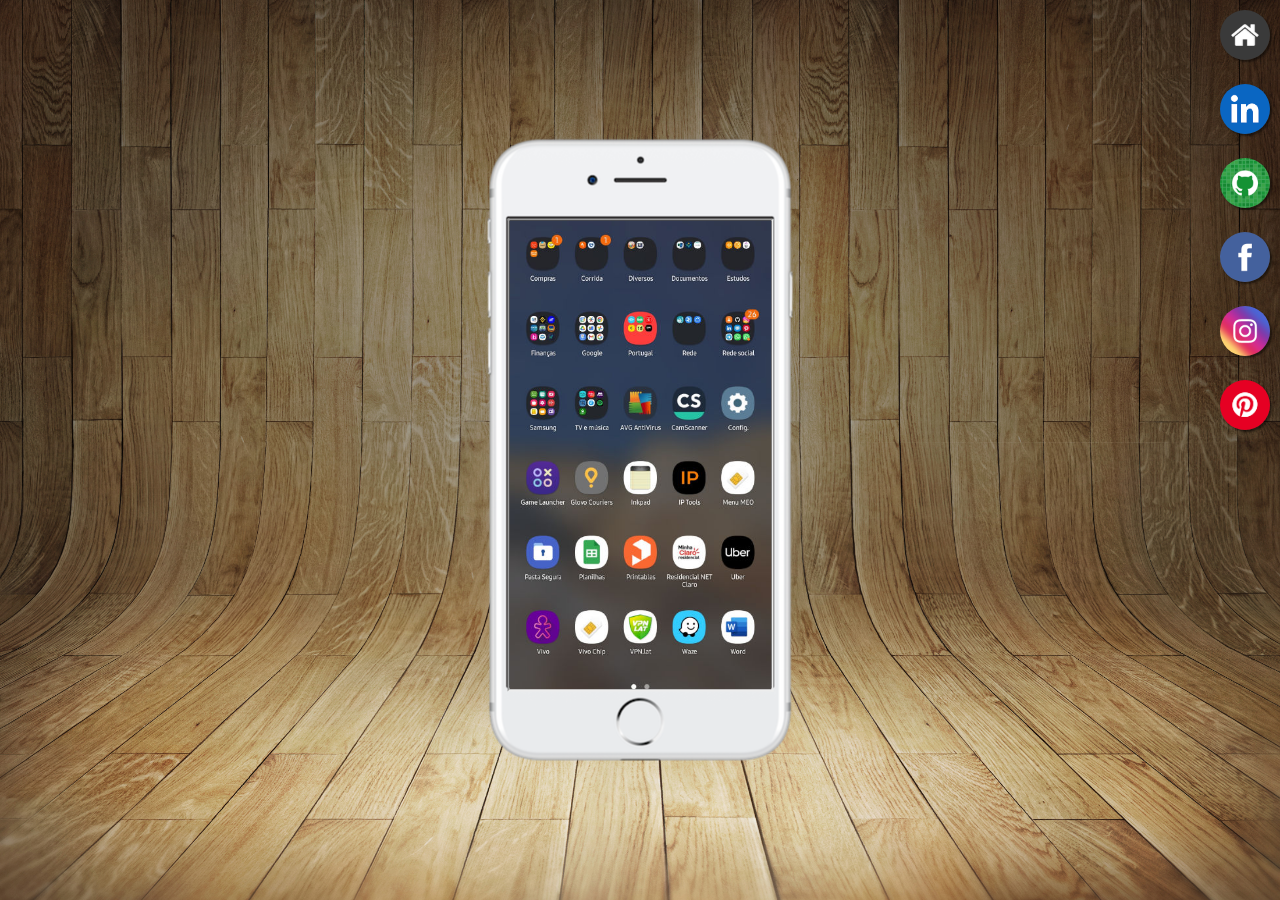
<file: index.html>
<!DOCTYPE html>
<html lang="pt-br">
<head>
    <meta charset="UTF-8">
    <meta name="viewport" content="width=device-width, initial-scale=1.0">
    <link rel="shortcut icon" href="favicon.ico" type="image/x-icon">
    <title>Projeto redes sociais</title>
    <link rel="stylesheet" href="estilos/style.css">
</head>
<body>
    
    <main>
        <section id="telefone">
            <iframe src="home.html" id="tela" name="celular" frameborder="1"></iframe>

        </section>

        <section id="icones">
            <a href="home.html" target="celular"
            ><img src="imagens/logo-home.jpg" alt="Home"></a> <br>
            <a href="linkedin.html" target="celular"><img src="imagens/logo-linkedin.jpg" alt="logo_Linkedin"></a> <br>
            <a href="github.html" target="celular"><img src="imagens/logo-github.jpg" alt="logo-github"></a> <br>
            <a href="facebook.html" target="celular"><img src="imagens/logo-facebook.jpg" alt="Facebook"></a> <br>
            <a href="instagram.html" target="celular"><img src="imagens/logo-instagram.jpg" alt="Instagram"></a> <br>
            <a href="pinterest.html" target="celular"><img src="imagens/logo-pinterest.png" alt="Pinterest"></a>
            

        </section>
    </main>
    
</body>
</html>
</file>
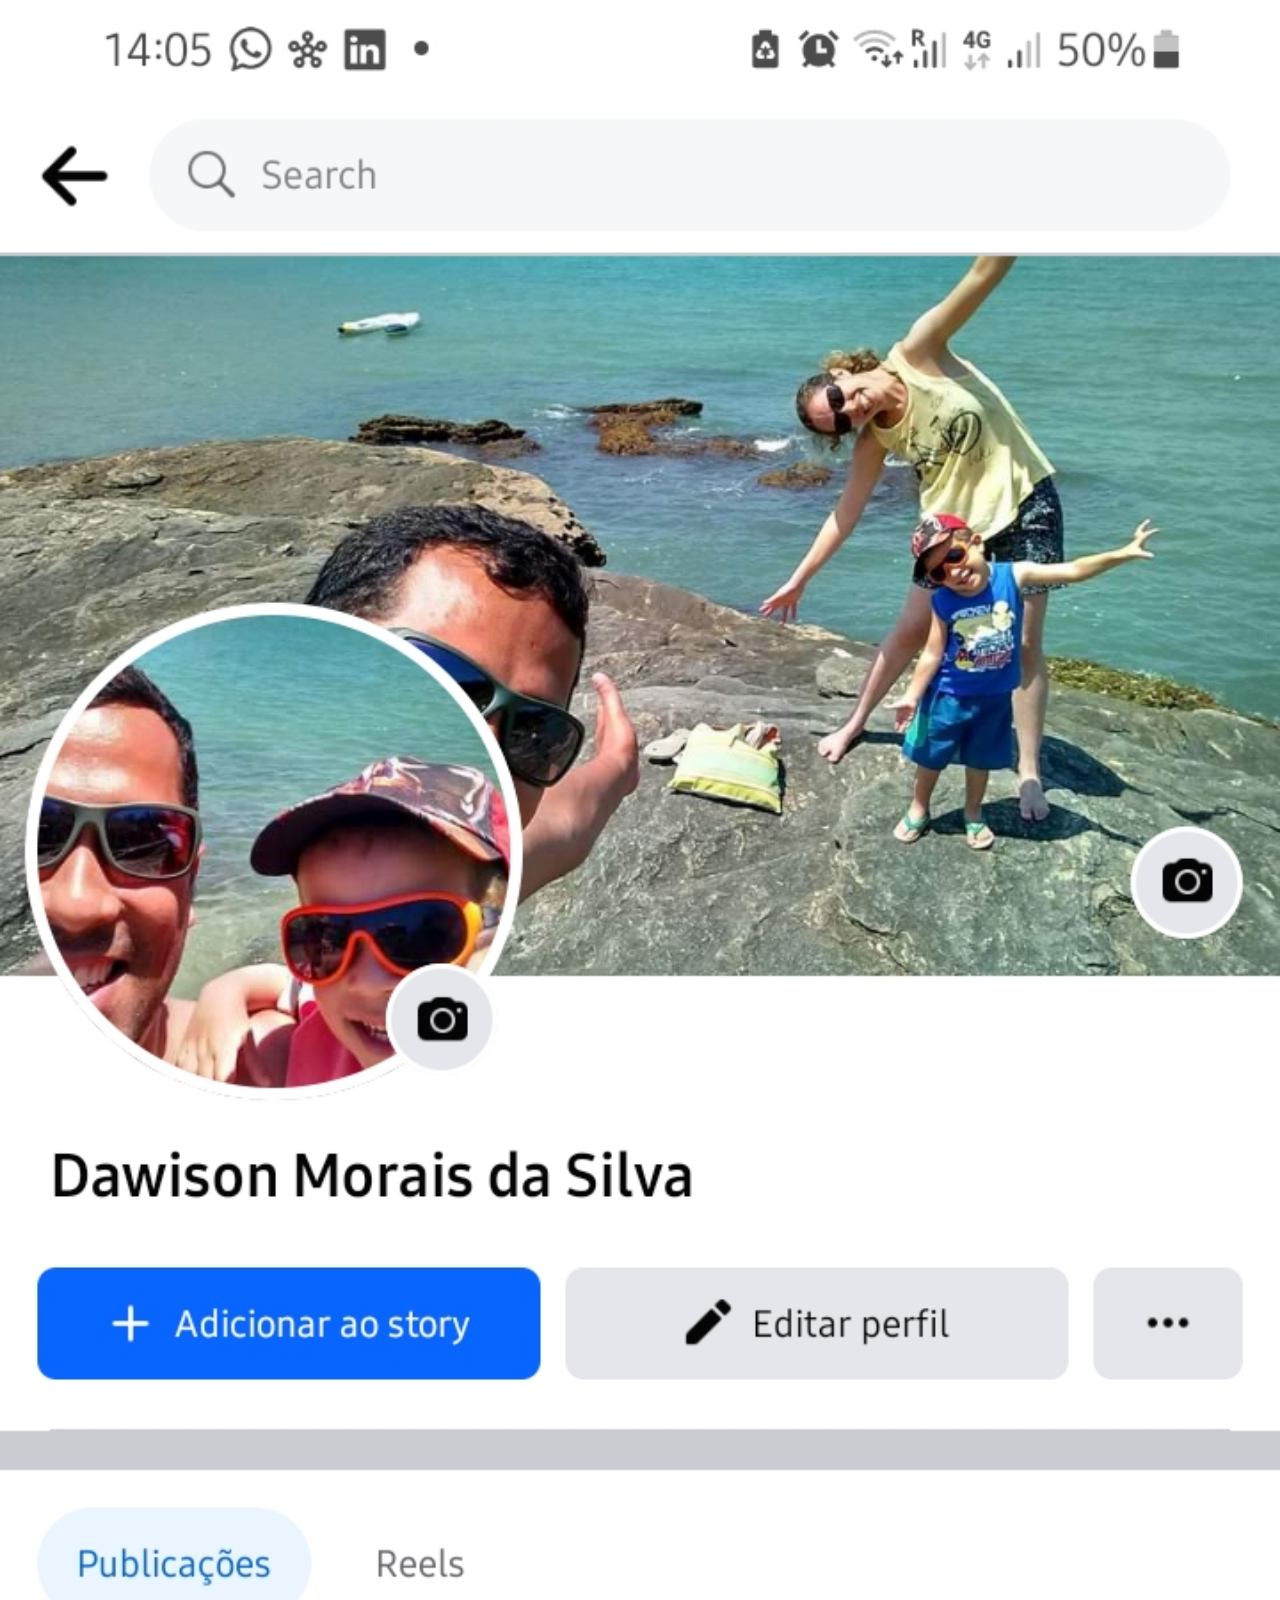
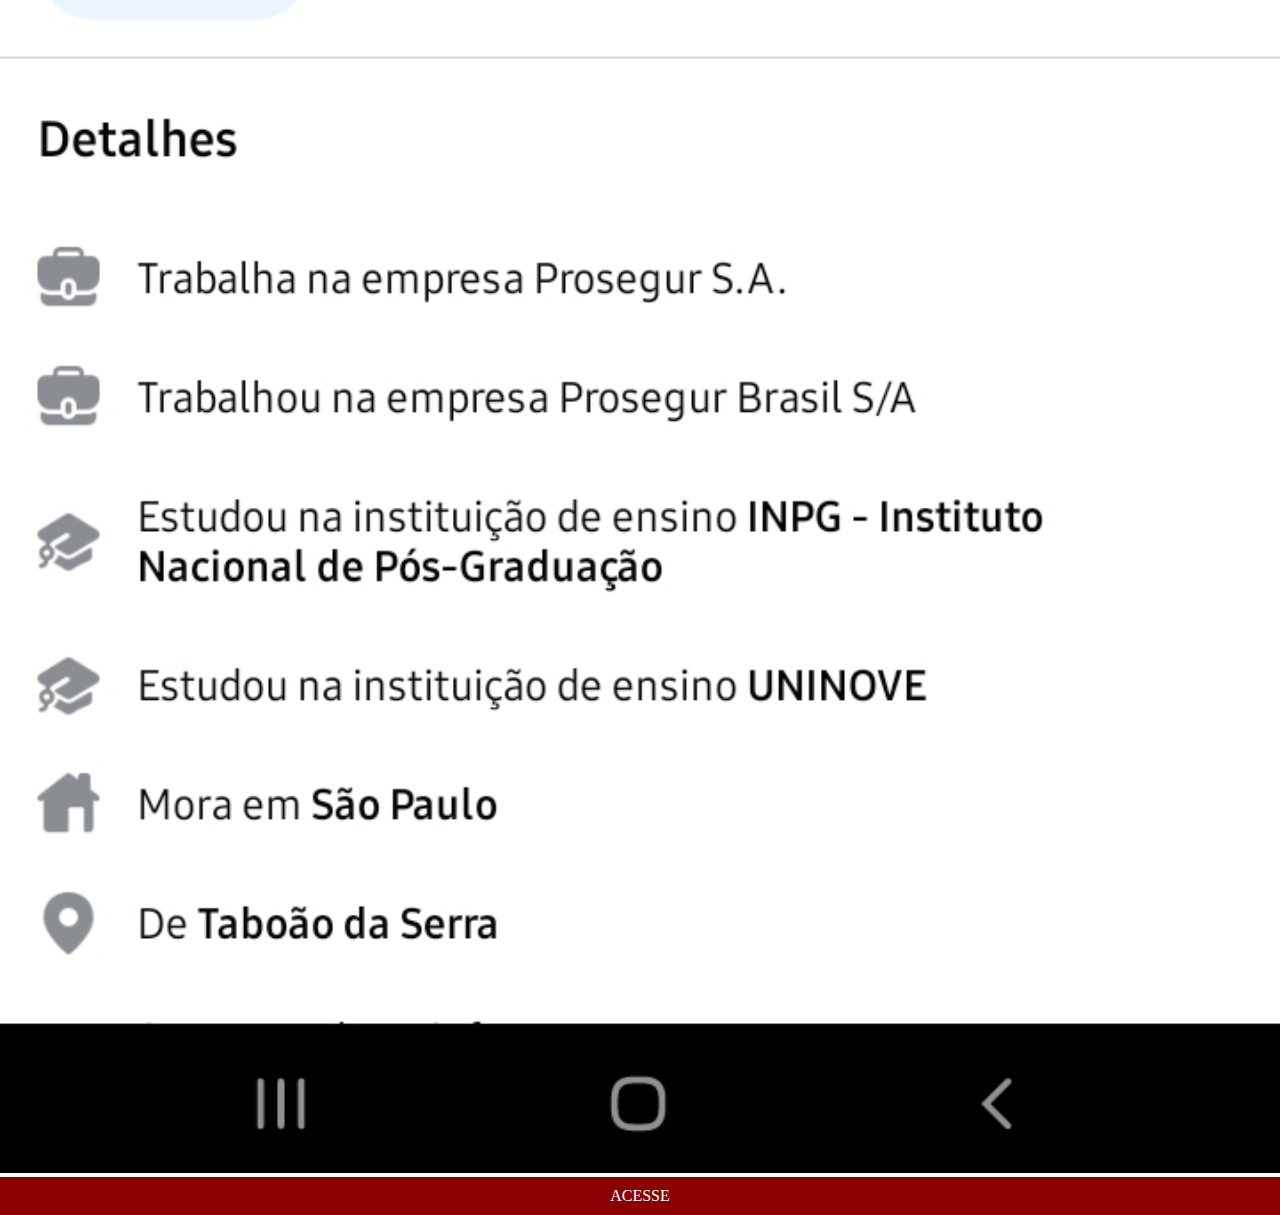
<file: facebook.html>
<!DOCTYPE html>
<html lang="pt-br">
<head>
    <meta charset="UTF-8">
    <meta name="viewport" content="width=device-width, initial-scale=1.0">
    <link rel="stylesheet" href="estilos/social.css">
    <title>Facebook</title>
</head>
<body>
    <img src="imagens/facebook.jpg" alt="Facebook">
    <a href="https://www.facebook.com/dawisonmoraisda.silva" target="_blank"> ACESSE</a>
    
</body>
</html>
</file>
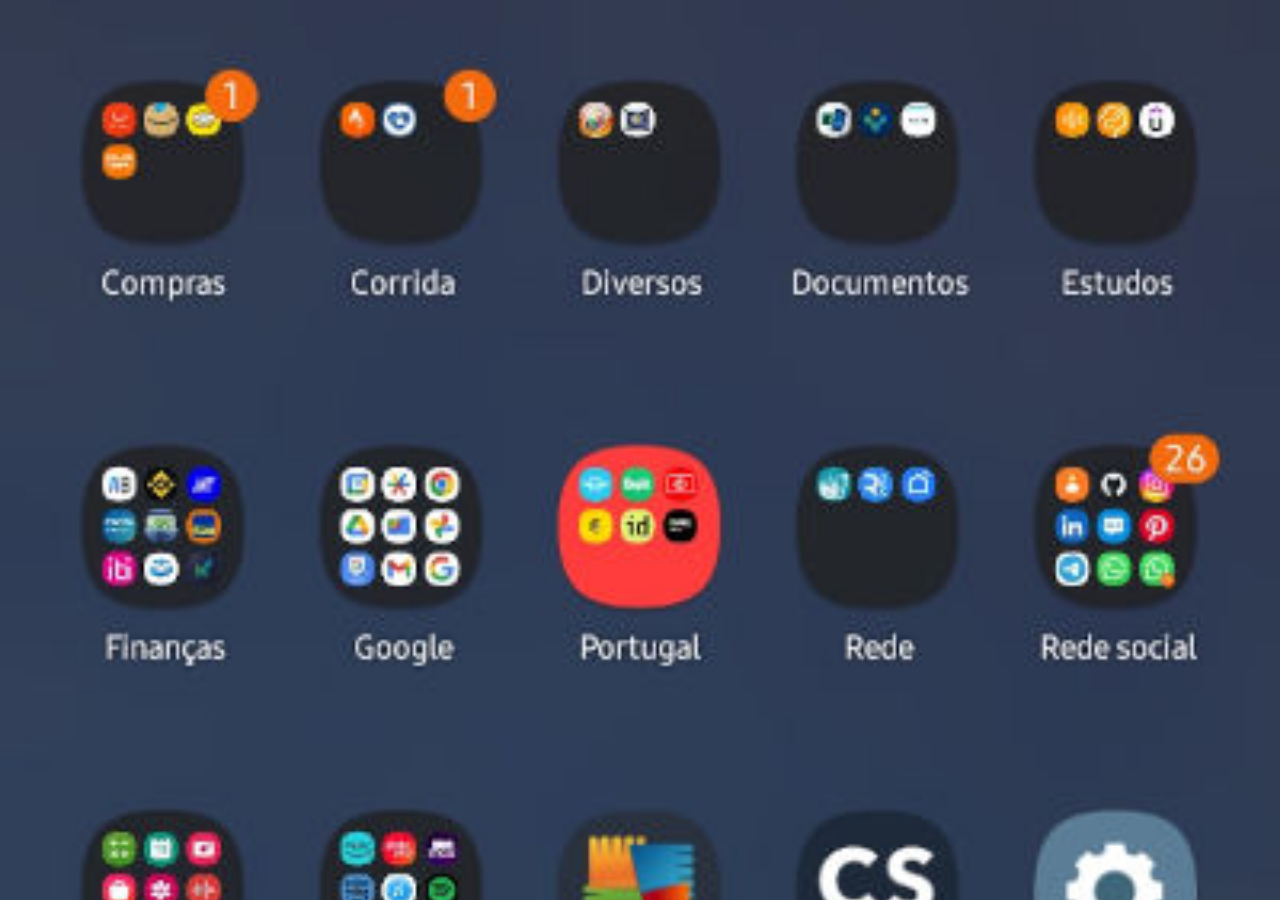
<file: home.html>
<!DOCTYPE html>
<html lang="pt-br">
<head>
    <meta charset="UTF-8">
    <meta name="viewport" content="width=device-width, initial-scale=1.0">
    <title>Home</title>

    <style>

        *{
            padding: 0px;
            margin: 0px;
            
        }
        body{
            background-image: url(imagens/Samsung.jpg);
            background-repeat: no-repeat;
            background-size: cover;
            

        }

    </style>

</head>
<body>
    
</body>
</html>
</file>
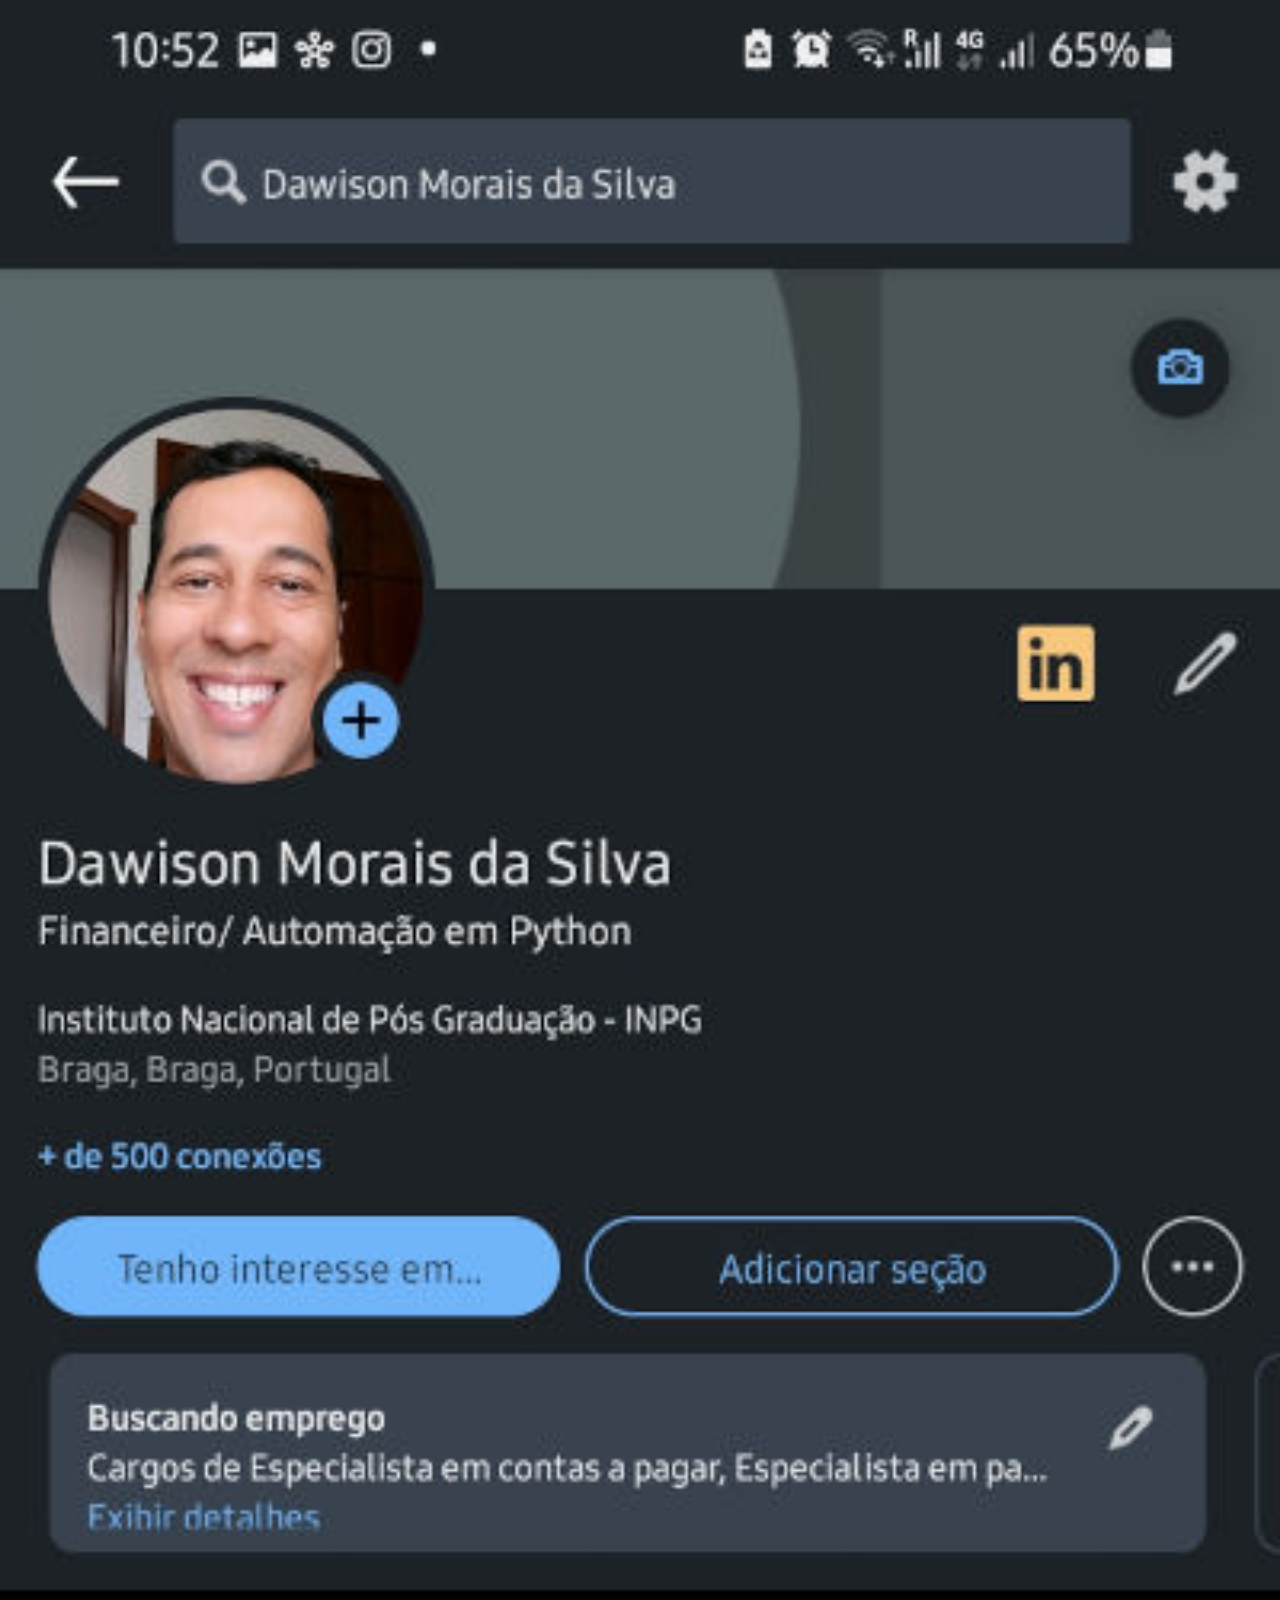
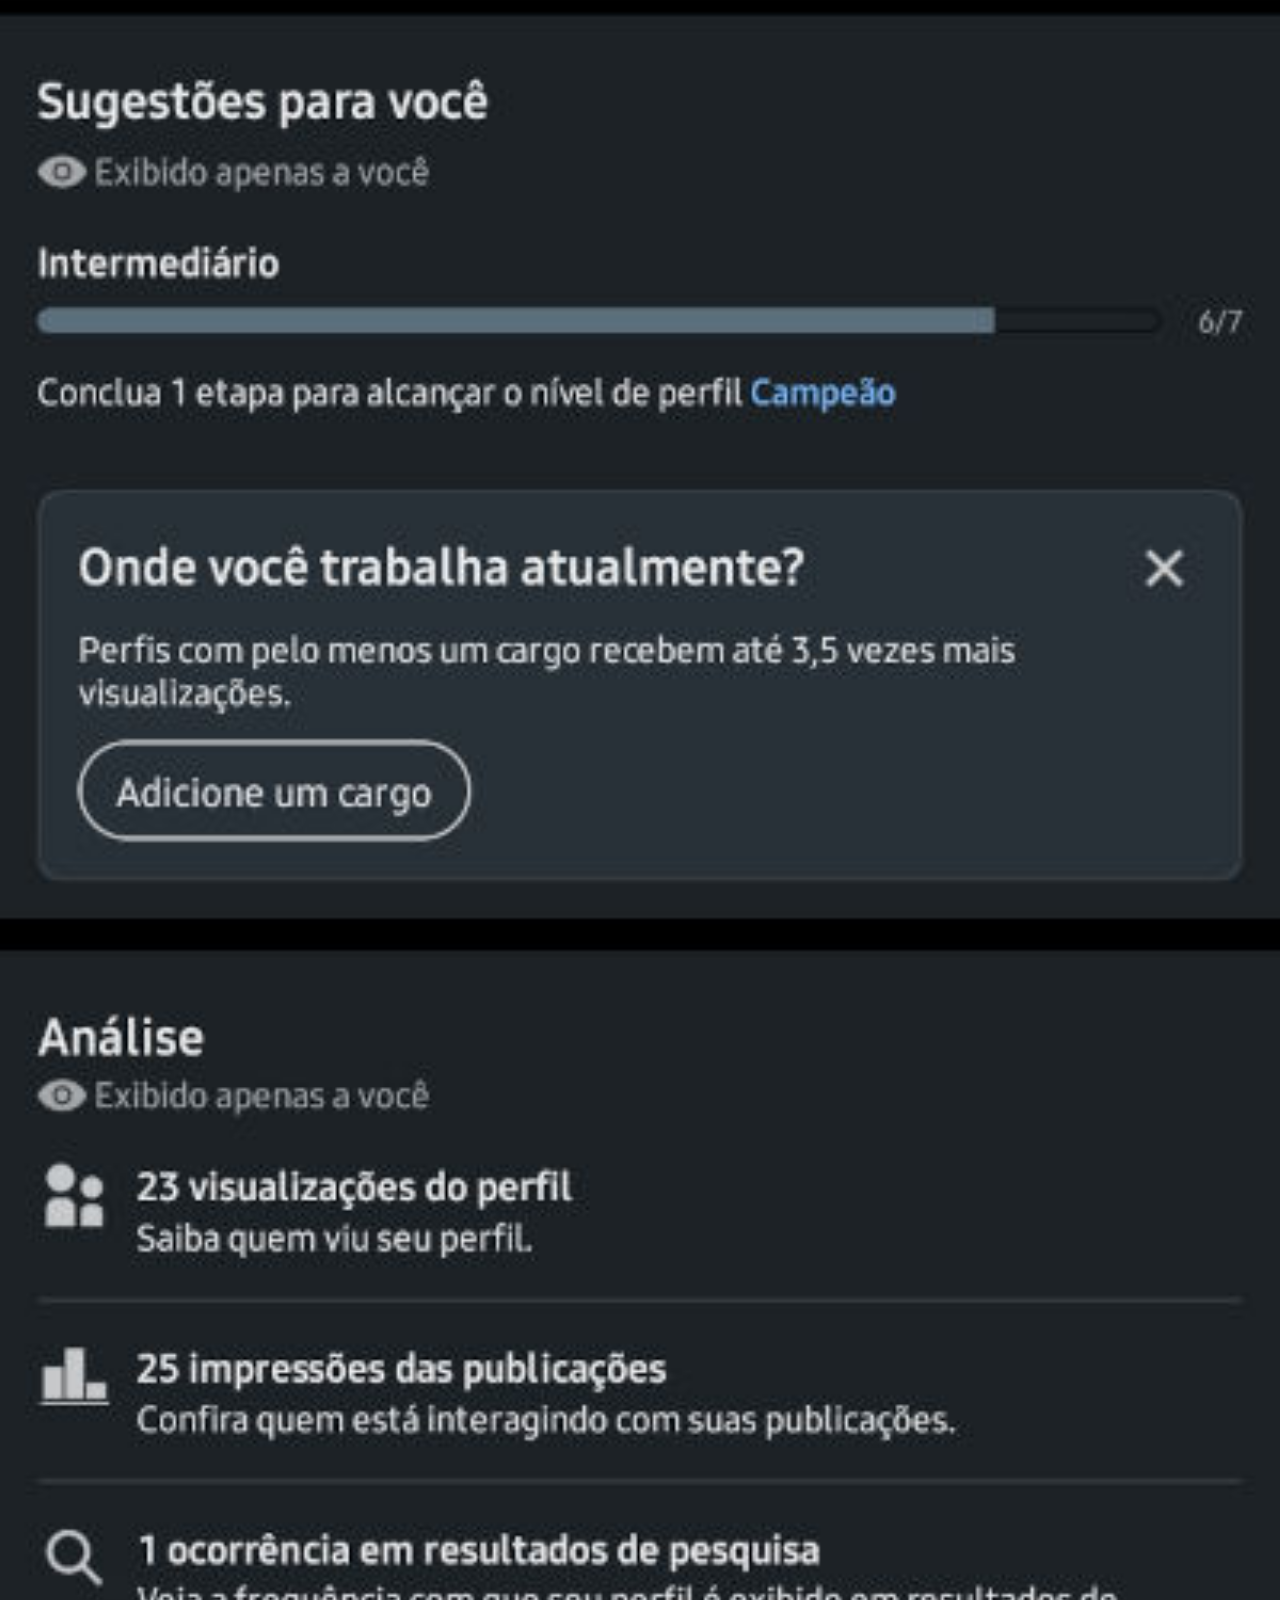
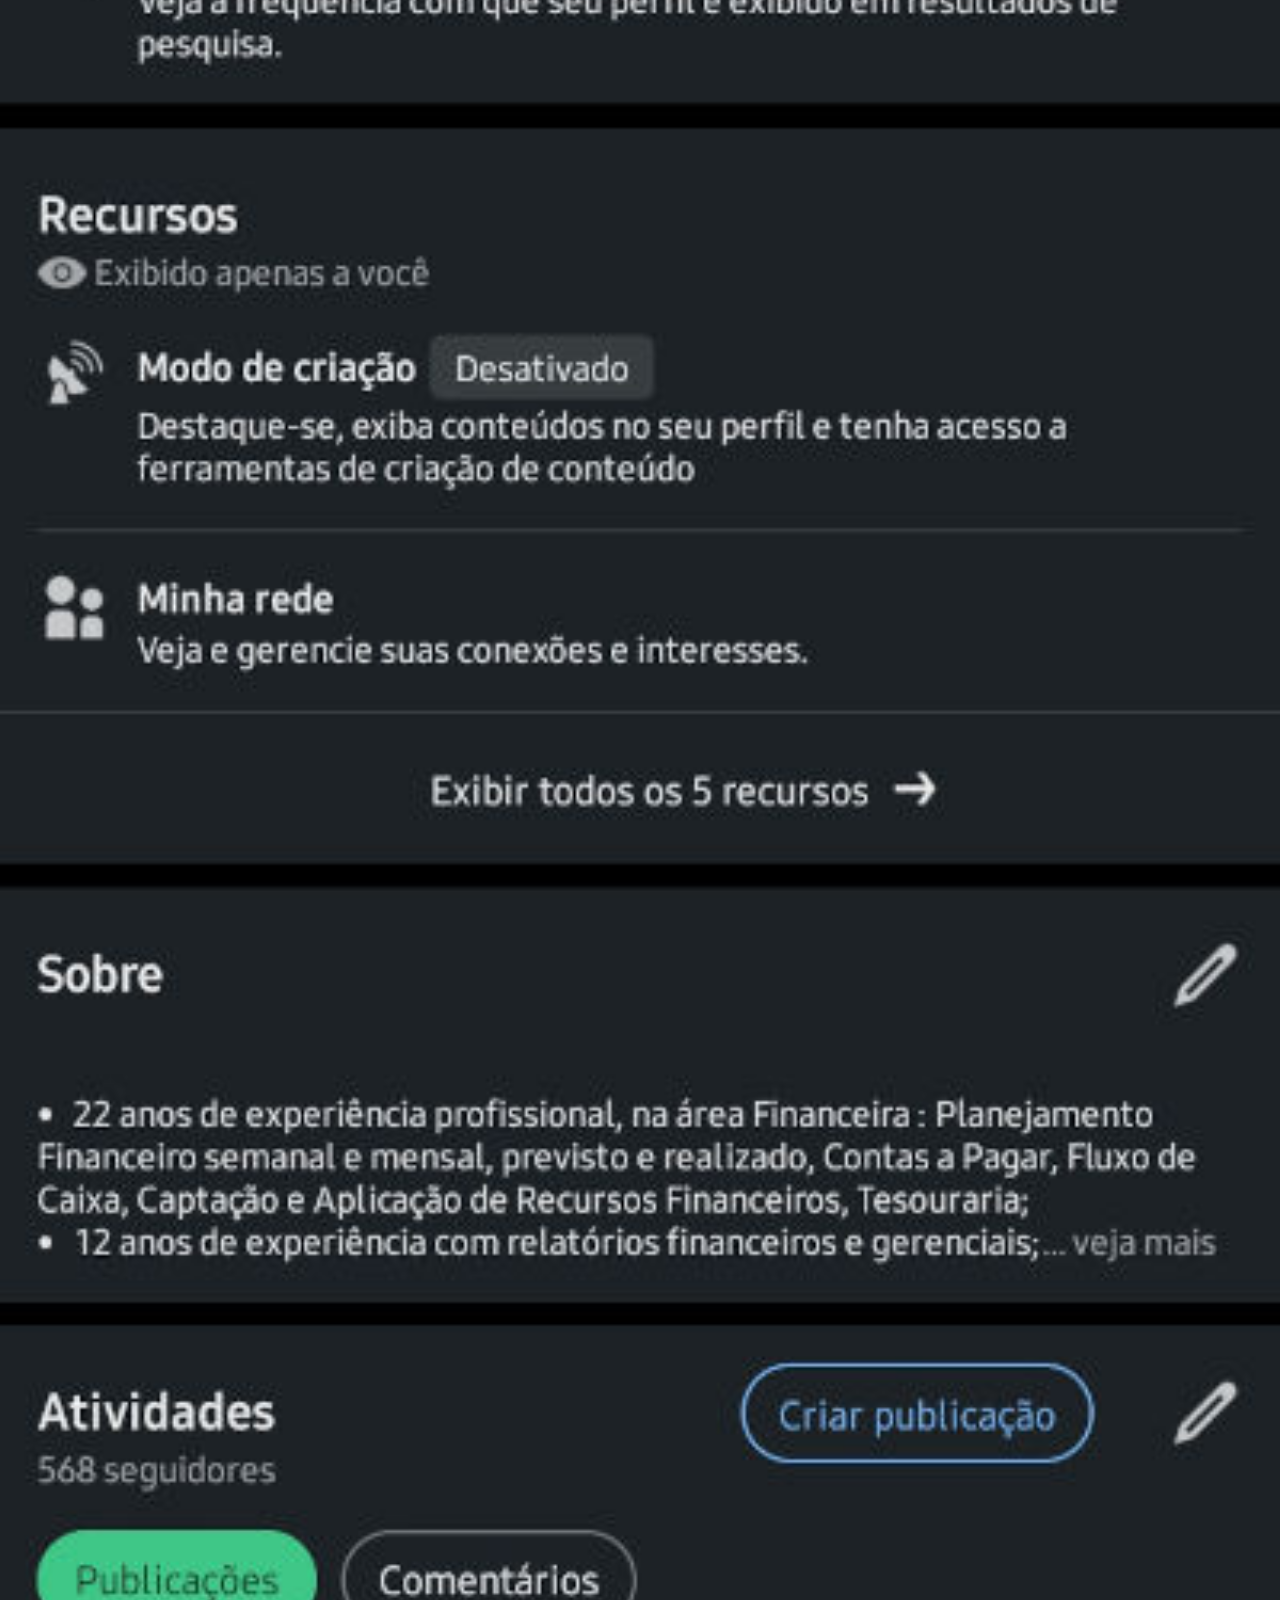
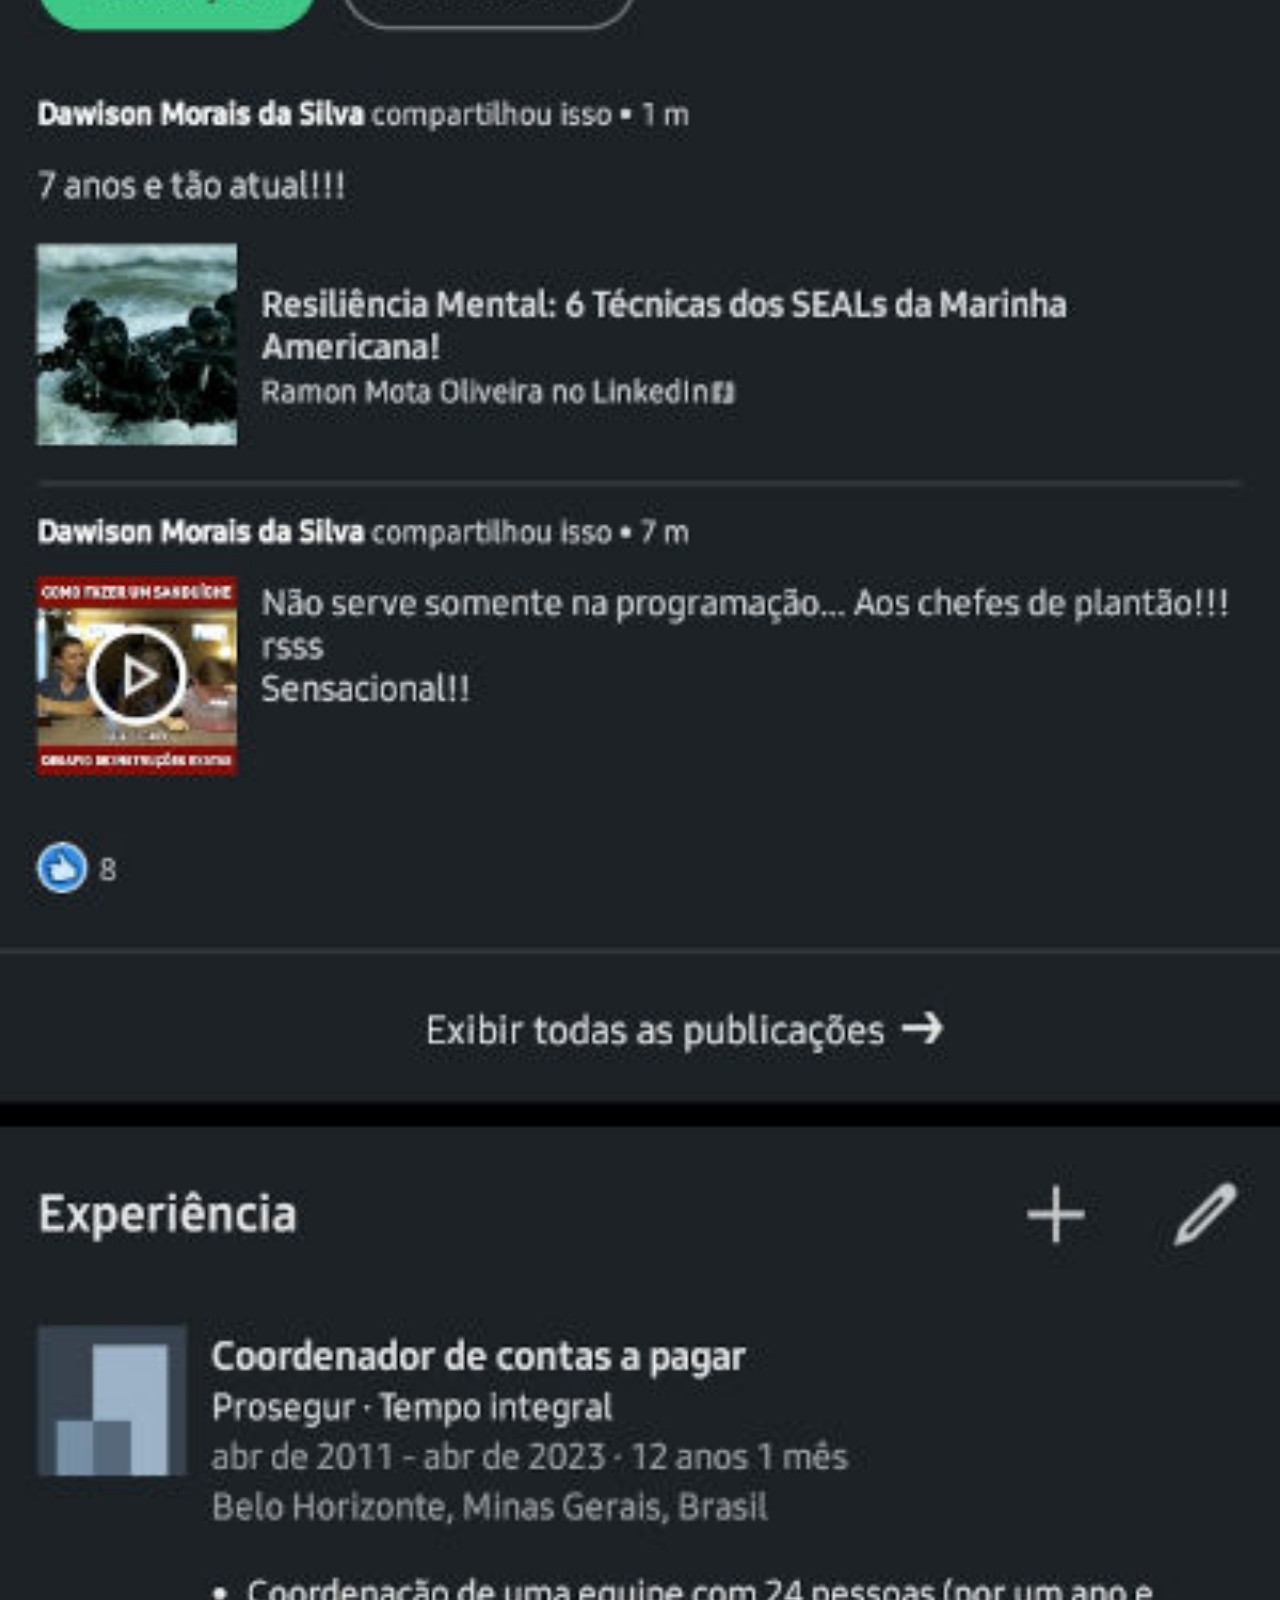
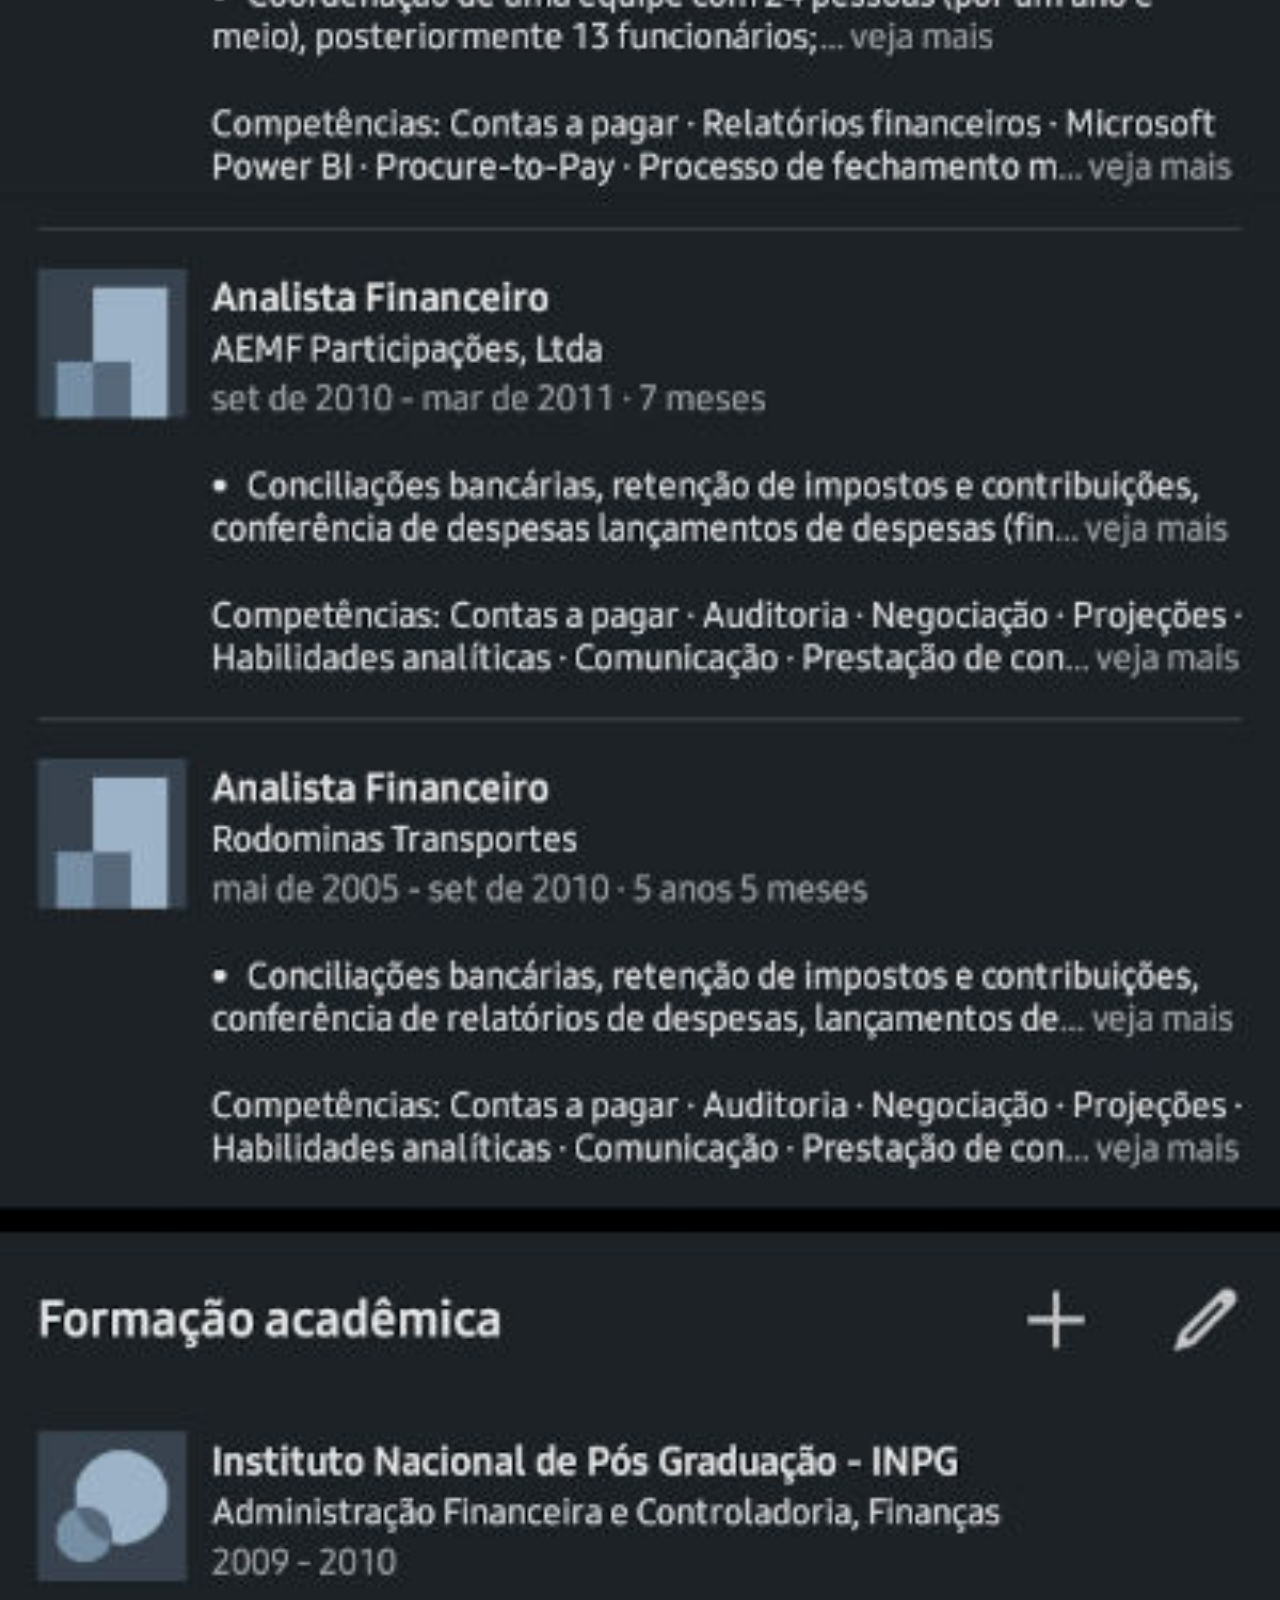
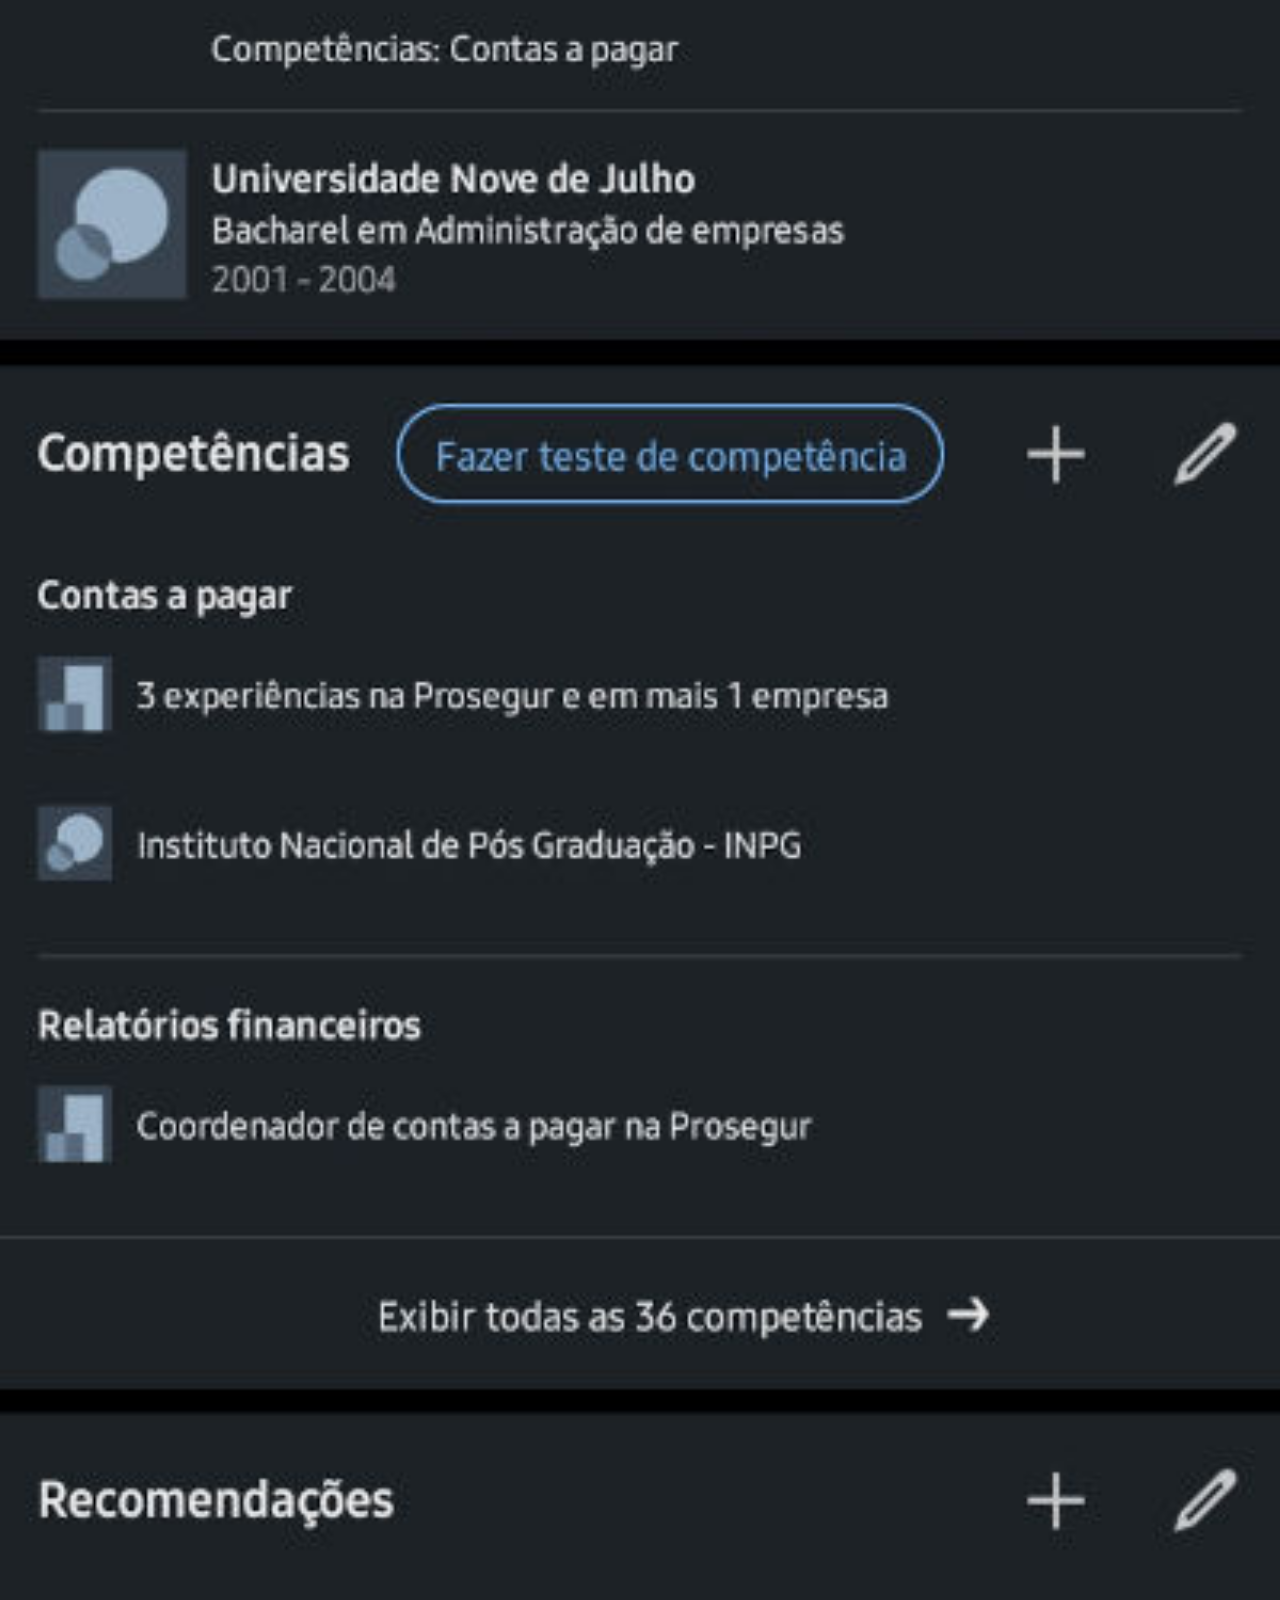
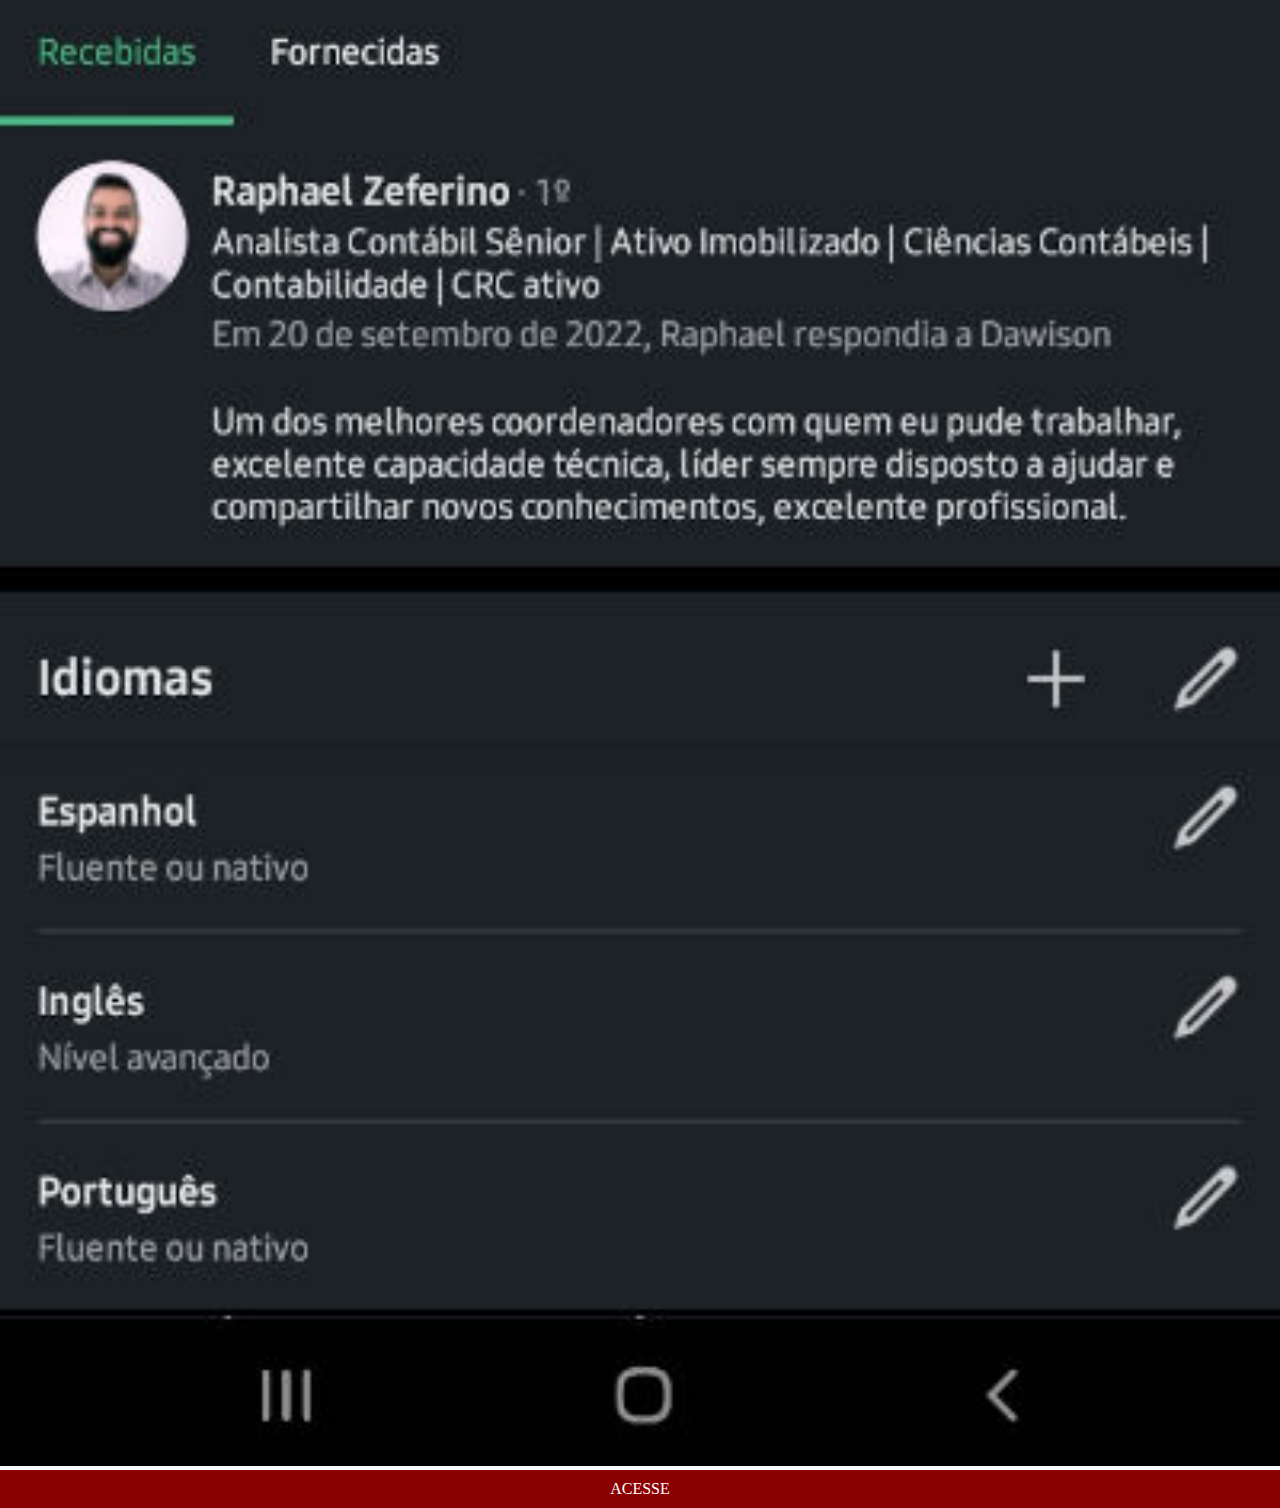
<file: linkedin.html>
<!DOCTYPE html>
<html lang="pt-br">
<head>
    <meta charset="UTF-8">
    <meta name="viewport" content="width=device-width, initial-scale=1.0">
    <link rel="stylesheet" href="estilos/social.css">
    <title>Youtube</title>
</head>
<body>
    <img src="imagens/LinkedIn.jpg" alt="Youtube">
    <a href="https://www.linkedin.com/in/dawison-morais-da-silva-ba486a21/" target="_blank"> ACESSE</a>

    
</body>
</html>
</file>
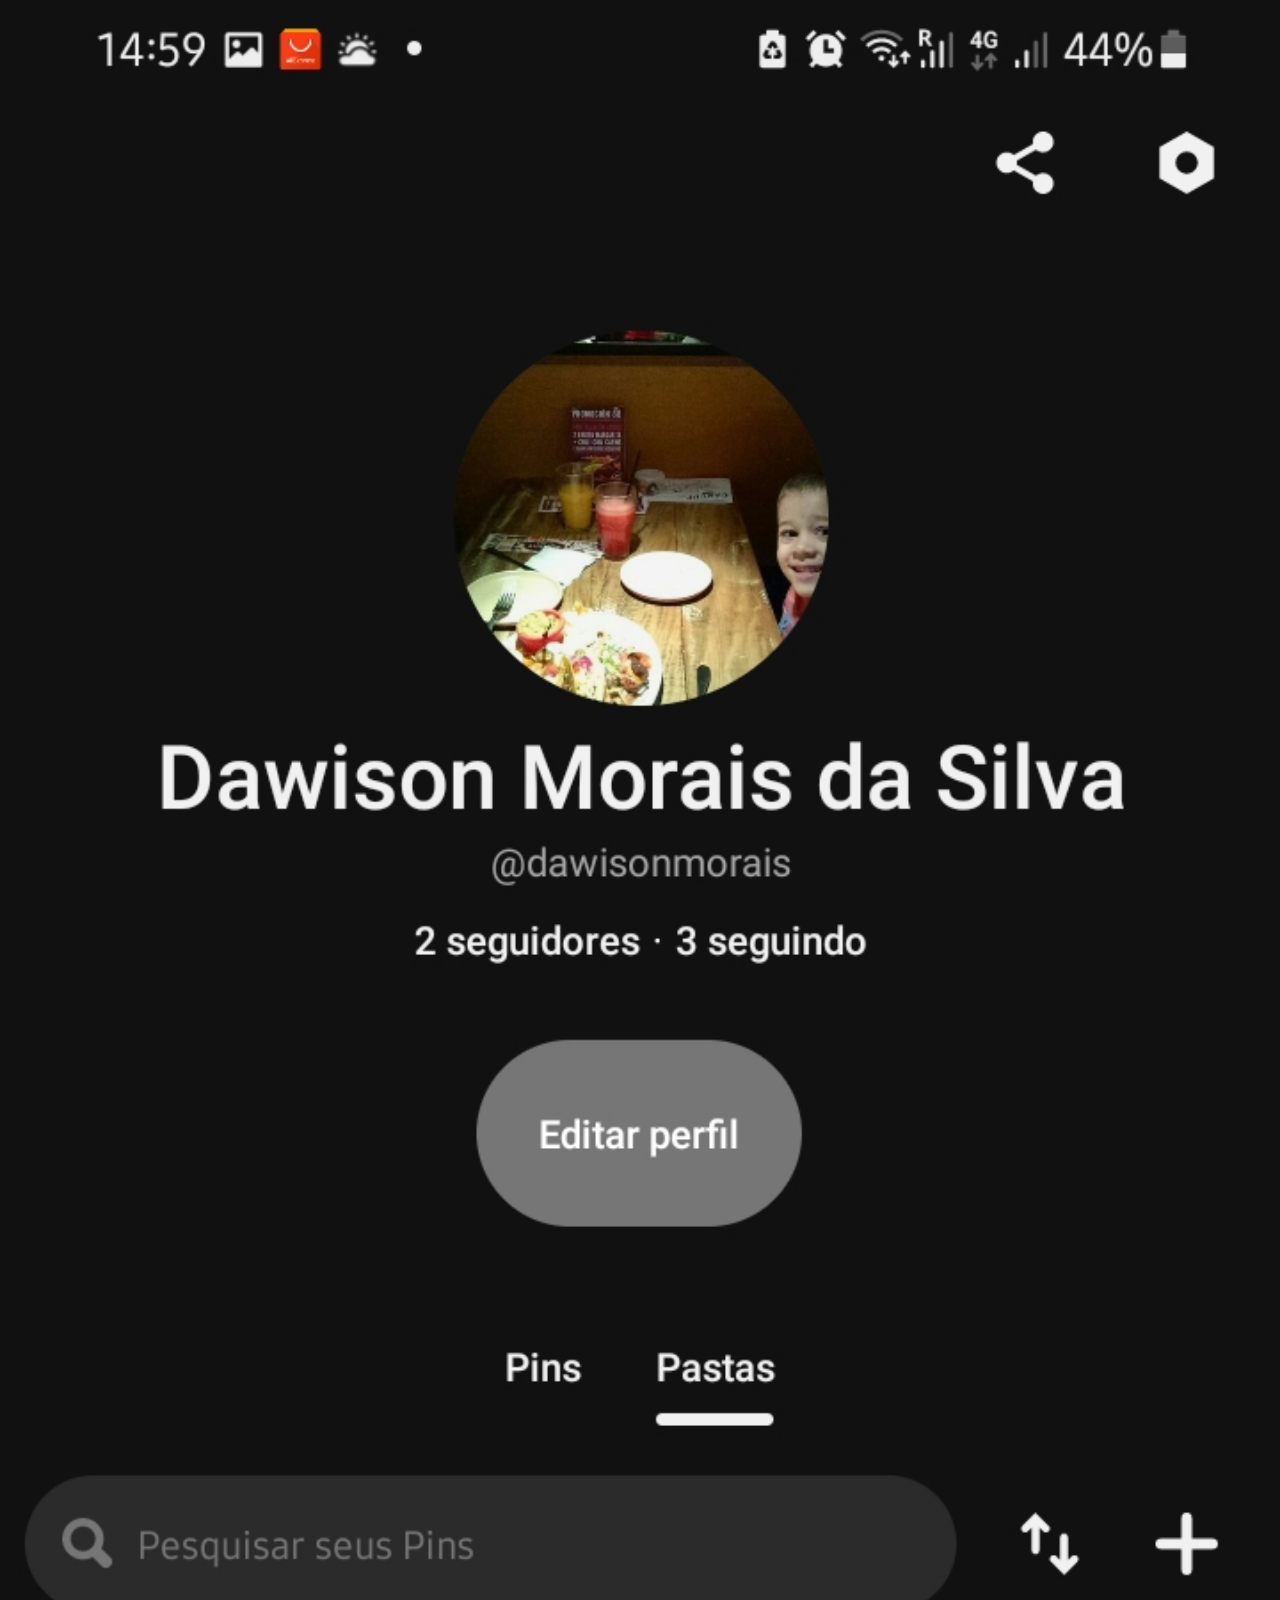
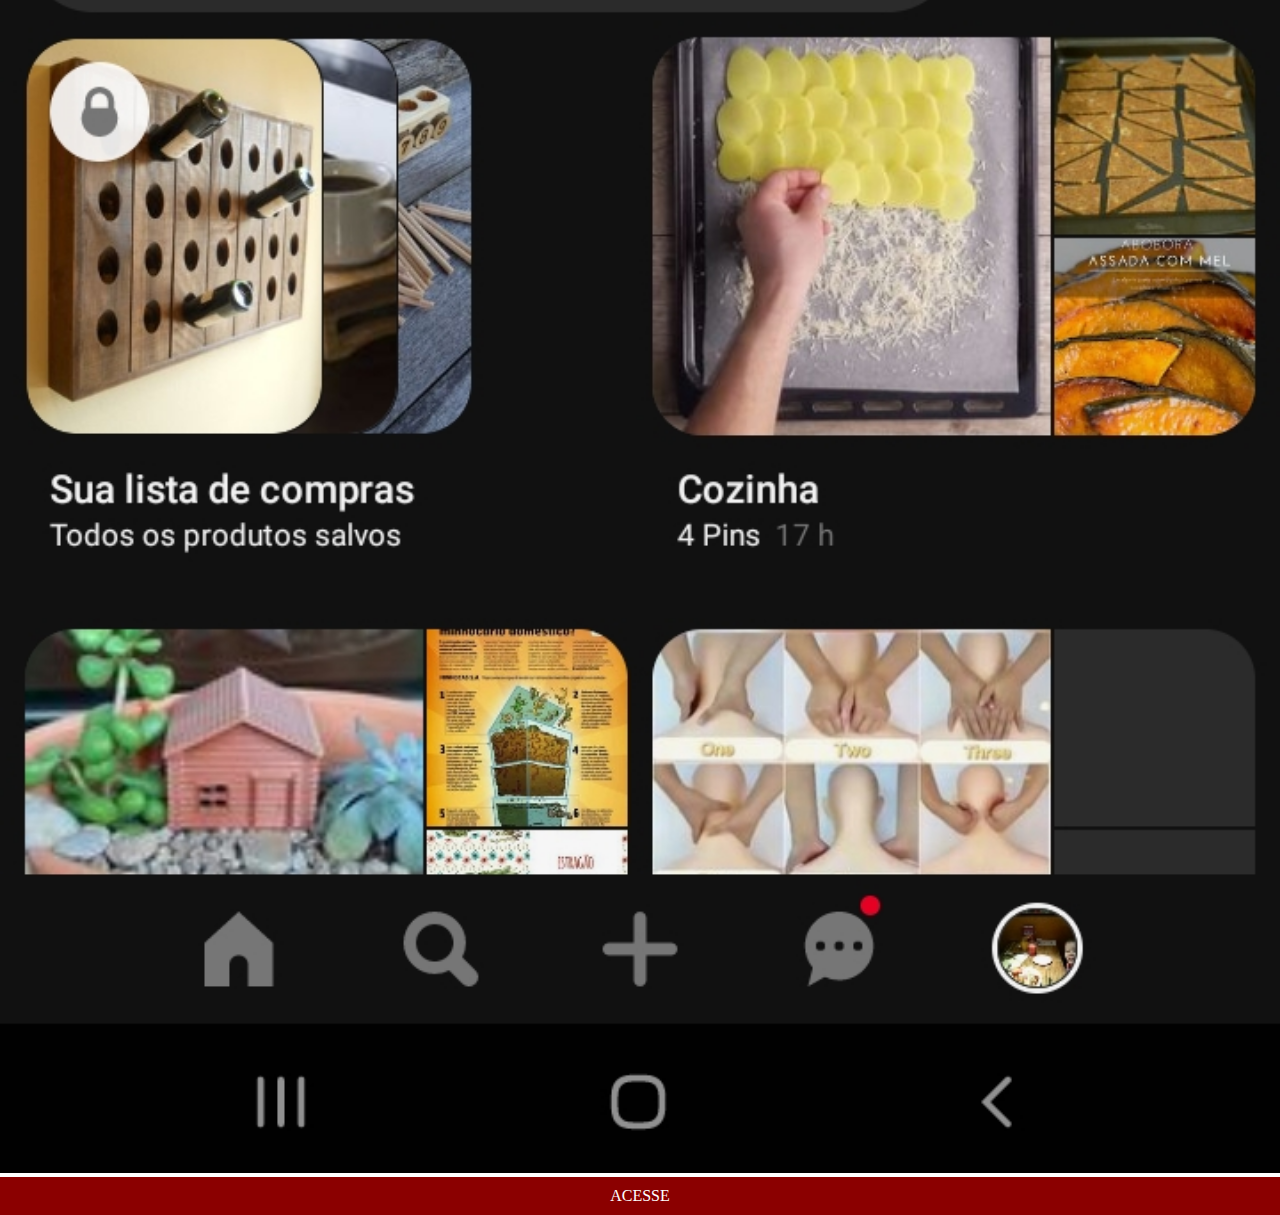
<file: pinterest.html>
<!DOCTYPE html>
<html lang="pt-br">
<head>
    <meta charset="UTF-8">
    <meta name="viewport" content="width=device-width, initial-scale=1.0">
    <link rel="stylesheet" href="estilos/social.css">
    <title>Pinterest</title>
</head>
<body>
    <img src="imagens/tela-pinterest.jpg" alt="Pinterest">
    <a href="https://www.pinterest.pt/dawisonmorais/" target="_blank">ACESSE</a>

</body>
</html>
</file>
<file: estilos/style.css>
@charset "utf-8";

*{
    padding: 0px;
    margin: 0px;
    
}

main{
    width: 100vw;
    height: 100vh;
    position: relative;
    background-image: url(../imagens/fundo-madeira.jpg);
    background-size: cover;
    background-attachment: fixed;

}

section#telefone{
    width: 311px;
    height: 627px;
    background-image: url(../imagens/frame-iphone.png);
    background-repeat: no-repeat;
    position: absolute;
    top:50%;
    left: 50%;
    transform: translate(-50%, -50%);
}

#tela{
    position: relative;
    left:23px;
    top:82px;
}
iframe{
    width: 262px;
    height: 469px;
}

section#icones img{
    width: 50px;
    border-radius: 50%;
    margin: 10px;
    box-shadow: 2px 2px 2px rgba(0, 0, 0, 0.473);
    box-sizing: border-box;
    
}
section#icones{
    text-align: right;

}

section#icones img:hover{
    border: 1px solid rgba(255, 255, 255, 0.445);
    transform: translate(-5px, -5px);
    transition: transform 0.35s;
    box-shadow: 5px 5px 5px rgba(0, 0, 0, 0.600);
    

}
</file>
<file: estilos/social.css>
@charset "utf-8";

*{
    margin: 0px;
    padding: 0px;
}
img{
    width: 100vw;
}
a{
    display: block;
    background-color: darkred;
    color: white;
    padding: 10px;
    text-align: center;
    text-decoration: none;
}
a:hover{
    background-color: red;
}
::-webkit-scrollbar{
    width: 0px;
    height: 0px;
}
</file>
